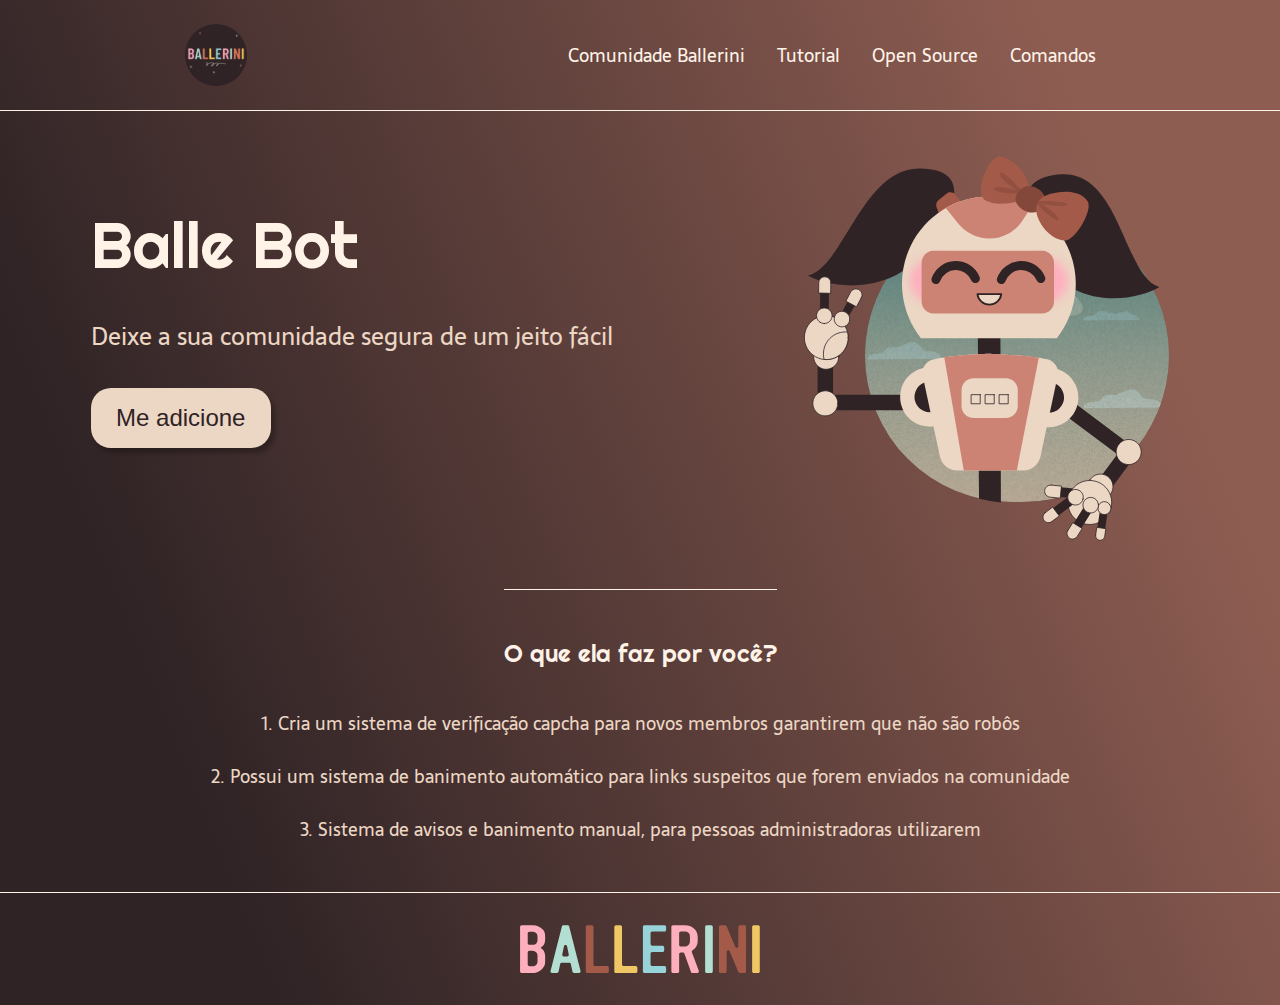
<file: Balle-Bot-main/index.html>
<!DOCTYPE html>
<html lang="pt-br">
  <head>
    <meta charset="UTF-8" />
    <meta http-equiv="X-UA-Compatible" content="IE=edge" />
    <meta name="viewport" content="width=device-width, initial-scale=1.0" />
    <meta
      name="description"
      content="Um bot que ira moderar e deixar sua comunidade segura de um jeito fácil"
    />
    <!-- Link fonts -->
    <link rel="preconnect" href="https://fonts.googleapis.com" />

    <link rel="stylesheet" href="style.css" />
    <title>Balle Bot - Modere a comudinade do Discord</title>
  </head>
  <body>
    <header class="cabecalho">
      <img
        class="logo"
        src="Assets/img/logo.svg"
        alt="Logo da comunidade Ballerini"
      />
      <nav class="cabecalho-menu">
        <a class="cabecalho-menu-item" href="#">Comunidade Ballerini</a>
        <a class="cabecalho-menu-item" href="#">Tutorial</a>
        <a class="cabecalho-menu-item" href="#">Open Source</a>
        <a class="cabecalho-menu-item" href="#">Comandos</a>
      </nav>
    </header>

    <main class="conteudo">
      <section class="conteudo-principal">
        <div class="conteudo-principal-escrito">
          <h1 class="conteudo-principal-escrito-titulo">Balle Bot</h1>
          <h2 class="conteudo-principal-escrito-subtitulo">
            Deixe a sua comunidade segura de um jeito fácil
          </h2>
          <button class="conteudo-principal-escrito-botao">Me adicione</button>
        </div>
        <img
          class="conteudo-principal-imagem"
          src="Assets/img/ballebot.svg"
          alt=""
        />
      </section>
      <section class="conteudo-segundario">
        <h3 class="conteudo-segundario-titulo">O que ela faz por você?</h3>
        <p class="conteudo-segundario-paragrafo">
          1. <strong>Cria um sistema de verificação capcha</strong> para novos
          membros garantirem que não são robôs
        </p>
        <p class="conteudo-segundario-paragrafo">
          2. Possui um <strong>sistema de banimento automático</strong> para
          links suspeitos que forem enviados na comunidade
        </p>
        <p class="conteudo-segundario-paragrafo">
          3. <strong>Sistema de avisos e banimento manual</strong>, para pessoas
          administradoras utilizarem
        </p>
      </section>
    </main>
    <footer class="rodape">
      <img class="rodape-imagem" src="Assets/img/BALLERINI.svg" alt="" />
    </footer>
  </body>
</html>
</file>
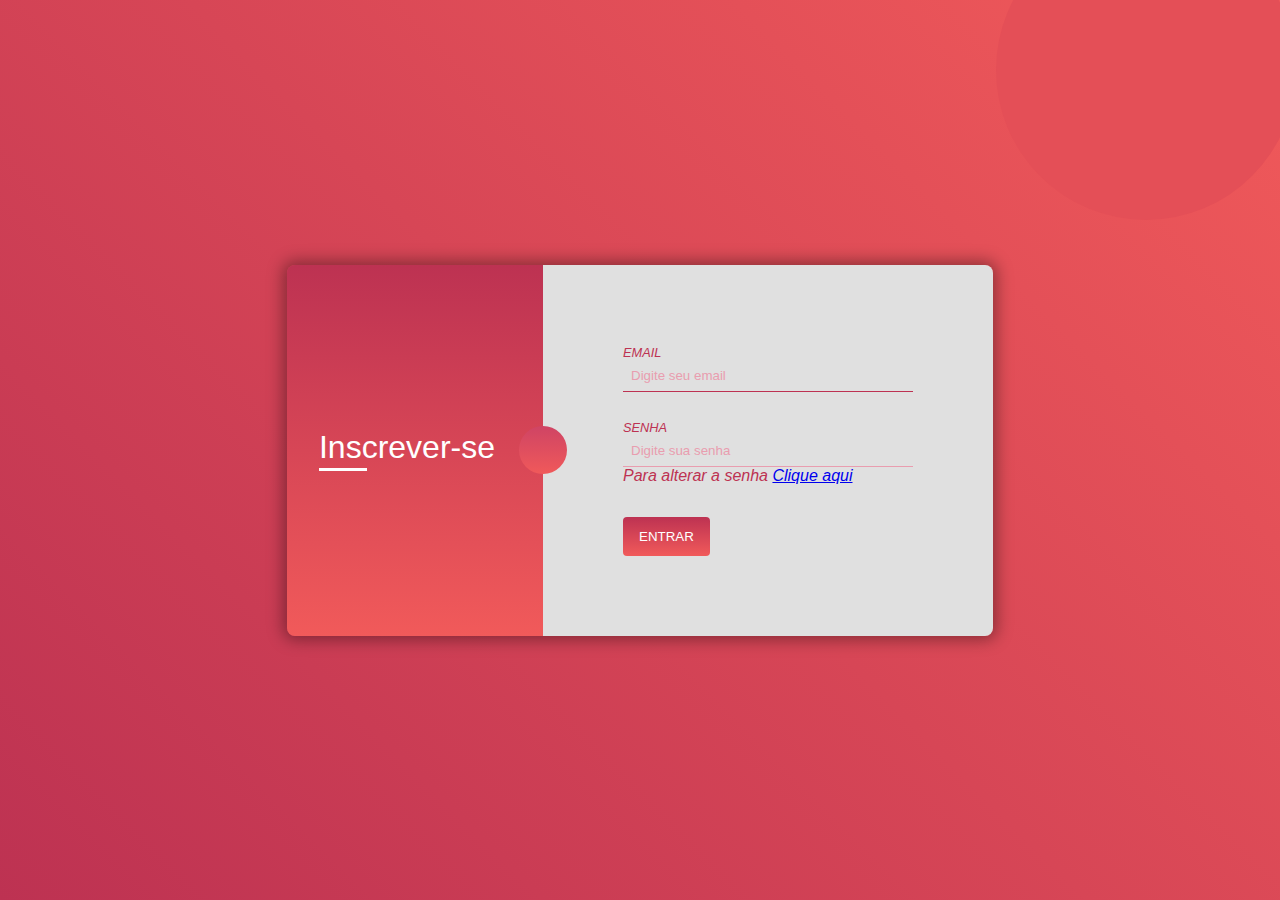
<file: Pagina de login/index.html>
<!DOCTYPE html>
<html lang="pt-br">
<head>
    <meta charset="UTF-8">
    <meta http-equiv="X-UA-Compatible" content="IE=edge">
    <meta name="viewport" content="width=device-width, initial-scale=1.0">
    <link rel="stylesheet" href="css/style.css">
    <title> Login Page</title>
</head>
<body>
    <div class="container">
        <div class="card">
            <div class="container-label">Inscrever-se <span></span></div>

            <div class="container-icon">
                <div class="circle"> <i class="bi bi-chervon-rigth"</i></div>
            </div>

            <div class="container-form">
                <form>
                    <label for="email">Email</label>
                    <input type="text" id="email" placeholder="Digite seu email" autofocus>

                    <label for="password">Senha</label>
                    <input type="password" id="password" placeholder="Digite sua senha">

                    <div class="charge-password">
                        Para alterar a senha <a href="#">Clique aqui</a>
                    </div>

                    <button type="submit">Entrar</button>

                 </form>
            </div>
        </div>
    </div>
</body>
</html>
</file>
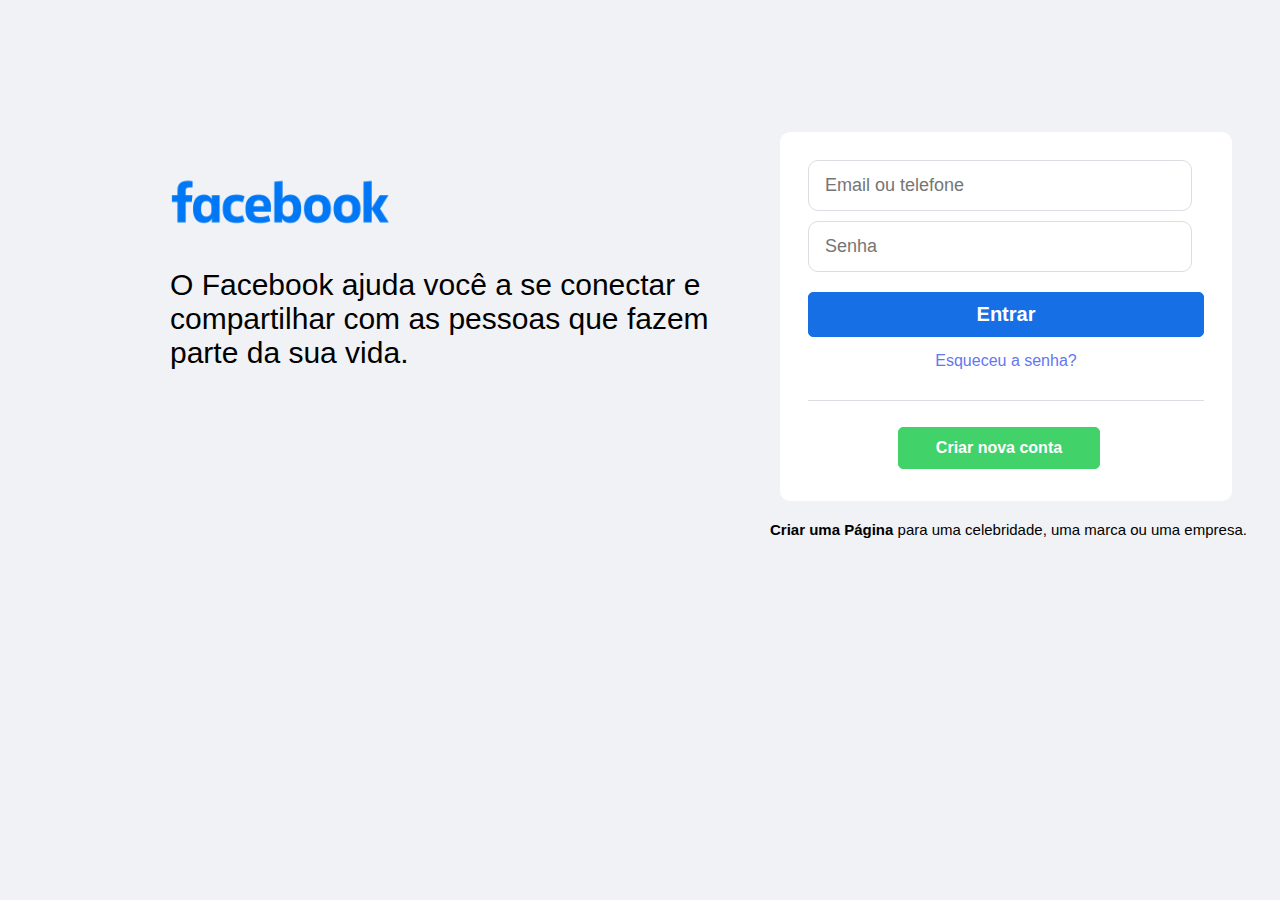
<file: Pagina-de-Login-do-Facebook-main/index.html>
<!DOCTYPE html>
<html lang="en">
  <head>
    <meta charset="UTF-8" />
    <meta http-equiv="X-UA-Compatible" content="IE=edge" />
    <meta name="viewport" content="width=device-width, initial-scale=1.0" />
    <link
      rel="shortcut icon"
      href="Assets/img/facebook (6).png"
      type="image/x-icon"
    />
    <link rel="stylesheet" href="style.css" />
    <title>Facebook-entre ou cadastra-se</title>
  </head>
  <body>
    <main>
      <div id="container">
        <div class="logo-face">
          <img
            class="face-logo"
            src="Assets/img/Facebook-Logo.png"
            alt="logo facebook"
          />
          <h2>
            O Facebook ajuda você a se conectar e compartilhar com as pessoas
            que fazem parte da sua vida.
          </h2>
        </div>
        <div class="form">
          <form method="get">
            <input type="text" name="email" placeholder="Email ou telefone" />
            <input type="password" name="password" placeholder="Senha" />
            <button class="button-iniciar" type="submit"><p>Entrar</p></button>
            <a class="button-blue" href="#">Esqueceu a senha?</a>
            <div class="linha"></div>
            <div class="container-botao">
              <a class="button-green" href="#">Criar nova conta</a>
            </div>
          </form>
          <div class="text">
            <p>
              <strong><a href="#">Criar uma Página</a></strong> para uma
              celebridade, uma marca ou uma empresa.
            </p>
          </div>
        </div>
      </div>
    </main>
  </body>
</html>
</file>
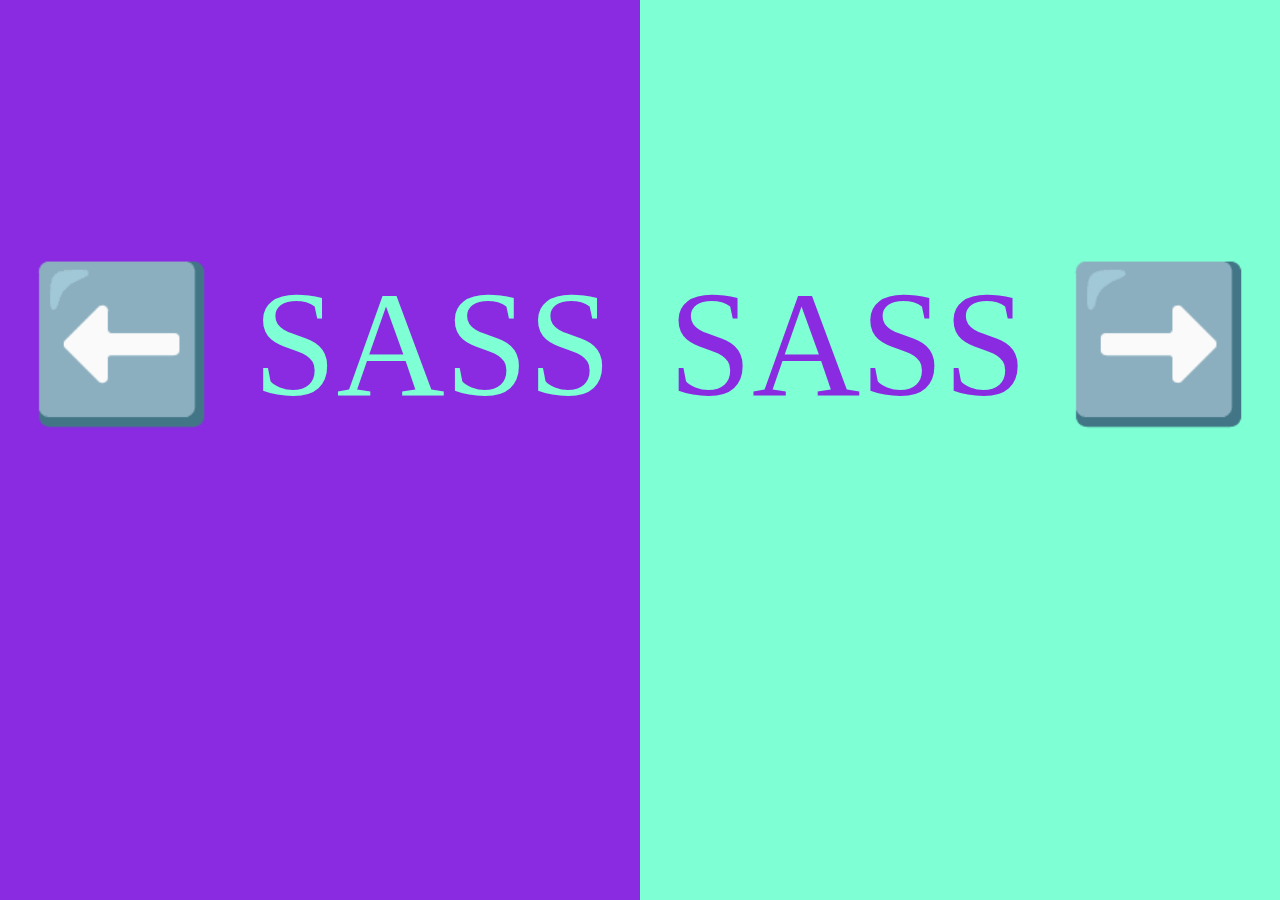
<file: Primeiros projetos SASS/projeto-sass/index.html>
<!DOCTYPE html>
<html lang="pt-BR">
  <head>
    <meta charset="UTF-8" />
    <meta http-equiv="X-UA-Compatible" content="IE=edge" />
    <meta name="viewport" content="width=device-width, initial-scale=1.0" />
    <link rel="stylesheet" href="styles/style.css" />
    <title>Projeto SASS</title>
  </head>
  <body>
    <div class="container">
      <div class="esquerdo">
        <div class="texto">⬅️ SASS</div>
      </div>
      <div class="direito">
        <div class="texto">SASS ➡️</div>
      </div>
    </div>
  </body>
</html>
</file>
<file: Balle-Bot-main/style.css>
@import url('https://fonts.googleapis.com/css2?family=Poppins:wght@400;500;700&family=Righteous&family=Sarala:wght@400;700&display=swap');

* {
  margin: 0;
  padding: 0;
  box-sizing: border-box;
  text-decoration: none;
}

body {
  font-size: 100%;
  background: linear-gradient(68.15deg, #2f2325 16.62%, #8e5d52 85.61%);
}

.cabecalho {
  display: flex;
  flex-direction: row;
  align-items: center;
  justify-content: space-around;
  padding: 24px;
}

.cabecalho-imagem {
  height: 72px;
}

.cabecalho-menu {
  display: flex;
  gap: 32px;
}

.cabecalho-menu-item {
  font-family: 'Sarala', sans-serif;
  color: #fff2e7;
  font-style: 400;
  font-size: 18px;
}

.conteudo {
  border-top: 0.4px solid #fff2e7;
  margin-bottom: 48px;
}

.conteudo-principal {
  display: flex;
  flex-direction: row;
  align-items: center;
  justify-content: space-around;
}

.conteudo-principal-escrito {
  display: flex;
  flex-direction: column;
  gap: 32px;
}

.conteudo-principal-escrito-titulo {
  color: #fff2e7;
  font-family: 'Righteous', cursive;
  font-weight: 400;
  font-size: 64px;
}

.conteudo-principal-escrito-subtitulo {
  color: #ecd6c4;
  font-weight: 400;
  font-size: 24px;
  font-family: 'Sarala', sans-serif;
}

.conteudo-principal-escrito-botao {
  background-color: #ecd6c4;
  width: 180px;
  height: 60px;
  border: none;
  box-shadow: 4px 5px 4px rgba(0, 0, 0, 0.25);
  border-radius: 20px;
  color: #2f2325;
  font-weight: 400;
  font-size: 24px;
}

.conteudo-principal-escrito-botao:hover{
  background-color: rgba(236, 214, 196, 0.53);
  cursor: pointer;
}

.conteudo-principal-imagem {
  height: 430px;
}

.conteudo-segundario {
  display: flex;
  flex-direction: column;
  align-items: center;
  gap: 24px;
  margin-top: 48px;
}

.conteudo-segundario-titulo {
  border-top: 0.4px solid #fff2e7;
  padding-top: 48px;
  font-family: 'Righteous', cursive;
  font-weight: 400;
  font-size: 24px;
  color: #fff2e7;
  margin-bottom: 16px;
}

.conteudo-segundario-paragrafo{
  font-family: 'Sarala', sans-serif;
  font-weight: 300;
  font-size:18px ;
  color: #ECD6C4;
}

.rodape{
  padding: 32px;
  border-top: 0.4px solid #fff2e7;

}

.rodape-imagem{
  height: 48px;
  display: block;
  margin: 0 auto;
}
</file>
<file: Pagina de login/css/style.css>
*,
*:before,
*:after{
    box-sizing: border-box;
}

html,
body{
    height: 100%;
}
body{
    background:linear-gradient(45deg, rgb(189,50,82), rgb(241,90,90));
    font-family: "Roboto", sans-serif ;
    margin: 0;
    overflow: hidden;
}

.container{
    display: flex;
    align-items: center;
    justify-content: center;
    height: 100%;
}
.card{
    display: flex;
    border-radius: 8px;
    box-shadow: 0px 0px 16px 4px rgba(0,0,0,0.36);
}
.card::before{
    
    position: absolute;
    top: calc(100% - 400px);
    left: -80px;
    z-index: 1;
    background:rgb(211,67 ,86 );
    border-radius: 50%;
    width: 500px;
    height: 500px;
}

.card::after{
    content:"";
    position: absolute;
    top: -80px;
    right: -16px;
    z-index: -1;
    background: rgb(228, 79, 87);
    border-radius: 50%;
    width: 300px;
    height: 300px;
}

.card .container-label{
    display: flex;
    flex-direction: column;
    justify-content: center;
    font-size: 2rem;
    color: #ffff;
    background: linear-gradient(180deg, rgb(189,50,82), rgb(241,90,90));
    padding-left: 2rem;
    padding-right: 3rem;
    border-top-left-radius:8px ;
    border-bottom-left-radius:8px ;
}

.card .container-label span{
    background-color: #ffff;
    margin-top:2px ;
    height: 3px;
    width: 48px;
}

.card .container-icon{
    display: flex;
    align-items: center;
    justify-content: center;
    width: 0;
}

.card .container-icon .circle{
    display: flex;
    align-items: center;
    justify-content: center;
    position: absolute;
    background: linear-gradient(180deg, rgb(207,68,100), rgb(240,89,90));
    height: 48px;
    width: 48px;
    border-radius: 50%;
}

.card .container-icon .circle i{
    color: #ffff;
    font-size: 1.25rem;
    font-weight: 900;
}

.card .container-form form{
    display: flex;
    flex-direction: column;
    align-items: flex-start;
    color: rgb(189,50,82);
    background: #e0e0e0;
    padding: 5rem;
    width: 450px;
    border-top-right-radius: 8px;
    border-bottom-right-radius:8px;
}

.card .container-form  label{
    font-size: 0.8rem;
    font-weight: 500;
    text-transform: uppercase;
}
.card .container-form input{
    color: rgb(120,96,96);
    background-color: transparent;
    padding: 8px;
    border: none;
    border-bottom: 1px solid rgb(233,157,175);
    width: 100%;
}

.card .container-form input:focus{
    border-color: rgb(189,50,82);
    outline: 0;
}

.card .container-form input::placeholder{
    color: rgb(233,157,175);
}

.card .container-form #email{
    margin-bottom: 1.75rem;
}

.card .container-form .change-password{
    font-size: 0.8rem;
    font-weight: 500;
    color: rgb(189,50,82);
    margin-top: 0.75rem;
}

.card .container-form .change-password a{
    color: rgb(189,50,82);
}

.card .container-form button{
    color: #ffff;
    text-transform: uppercase;
    background: linear-gradient(180deg, rgb(189,50,82), rgb(241,90,90));
    padding: 12px 16px ;
    margin-top: 2rem;
    border: none;
    border-radius: 4px;
    cursor: pointer;
}

@media (max-width: 768px){
    .container{
        padding: 1rem;
    }
    .card{
        flex-direction: column;
        width: 100%;
    
    }
    .card::before{
        display: none;
    }
    .card::after{
        display: none;
    }
    .card .container-label{
        padding: 3rem 2rem;
        border-top-right-radius: 8px;
        border-bottom-right-radius:0;
    }
    .card .container-icon{
        display: none;
    }
    .card .container-form form{
        padding: 3rem 2rem;
        border-top-left-radius: 0;
        border-top-right-radius: 0;
        border-bottom-left-radius: 8px;
        width: auto;
    }
}
</file>
<file: Pagina-de-Login-do-Facebook-main/style.css>
* {
  margin: 0;
  padding: 0;
  font-family: Arial, Helvetica, sans-serif;
}

body {
  background-color: #f0f2f5;
}

.face-logo {
  width: 220px;
}

#container {
  display: flex;
  max-width: 2000px;
  align-items: center;
  position: absolute;
  padding: 72px 0px 112px;
}

main {
  margin: 0px 170px;
  padding: 20px 0px;
}

.logo-face {
  display: inline-block;
  position: relative;
  width: 600px;
  bottom: 60px;
}

.logo-face h2 {
  font-family: Arial, Helvetica, sans-serif;
  text-align: left;
  font-weight: 500;
  font-size: 30px;
}

form {
  display: inline-block;
  max-width: 396px;
  background-color: #ffffff;
  border-radius: 10px;
  margin: 40px 10px 0px;
  padding: 28px;
  padding-bottom: 50px;
}

.form input {
  padding: 14px 16px;
  width: 350px;
  border: 1.5px solid #dadde1;
  border-radius: 10px;
  margin-bottom: 10px;
  font-size: 18px;
}

.form .button-iniciar {
  display: flex;
  padding: 5px;
  width: 396px;
  background-color: #166fe5;
  border-radius: 5px;
  border: 1px solid #166fe5;
  color: white;
  font-size: 20px;
  justify-content: center;
  margin-top: 10px;
  margin-bottom: 15px;
}

button p {
  text-align: center;
  margin-top: 5px;
  margin-bottom: 5px;
  font-weight: 700;
}

.button-green {
  background-color: #41d26a;
  display: inline-flex;
  margin-top: 5px;
  margin-bottom: 5px;
  border-radius: 5px;
  border: 1px solid #41d26a;
  font-weight: 700;
  width: 200px;
  height: 40px;
  text-align: center;
  justify-content: center;
  align-items: center;
  align-content: center;
  text-decoration: none;
  color: #ffffff;
}

.container-botao {
  position: absolute;
  display: inline-flex;
  align-content: center;
}

.button-green {
  position: relative;
  display: inline-flex;
  margin: auto;
  align-items: center;
  bottom: 24px;
  left: 90px;
  justify-content: center;
}
.form .button-blue {
  display: block;
  color: #6277f3;
  text-decoration: none;
  text-align: center;
}

.linha {
  margin-top: 30px;
  margin-bottom: 50px;
  border-bottom: 1px solid #dadde1;
}

.text a {
  color: black;
  text-decoration: none;
}
.text {
  margin-top: 20px;
  text-align: justify;
}

.text p {
  font-size: 15px;
  text-align: justify;
}
</file>
<file: Primeiros projetos SASS/projeto-sass/styles/style.css>
body {
  margin: 0;
  padding: 0;
}

.container {
  height: 100vh;
  display: flex;
}
.container .esquerdo {
  width: 50%;
  background-color: blueviolet;
}
.container .esquerdo .texto {
  margin-top: 40%;
  text-align: center;
  font-size: 150px;
  color: aquamarine;
}
.container .direito {
  width: 50%;
  background-color: aquamarine;
}
.container .direito .texto {
  margin-top: 40%;
  text-align: center;
  font-size: 150px;
  color: blueviolet;
}/*# sourceMappingURL=style.css.map */
</file>
